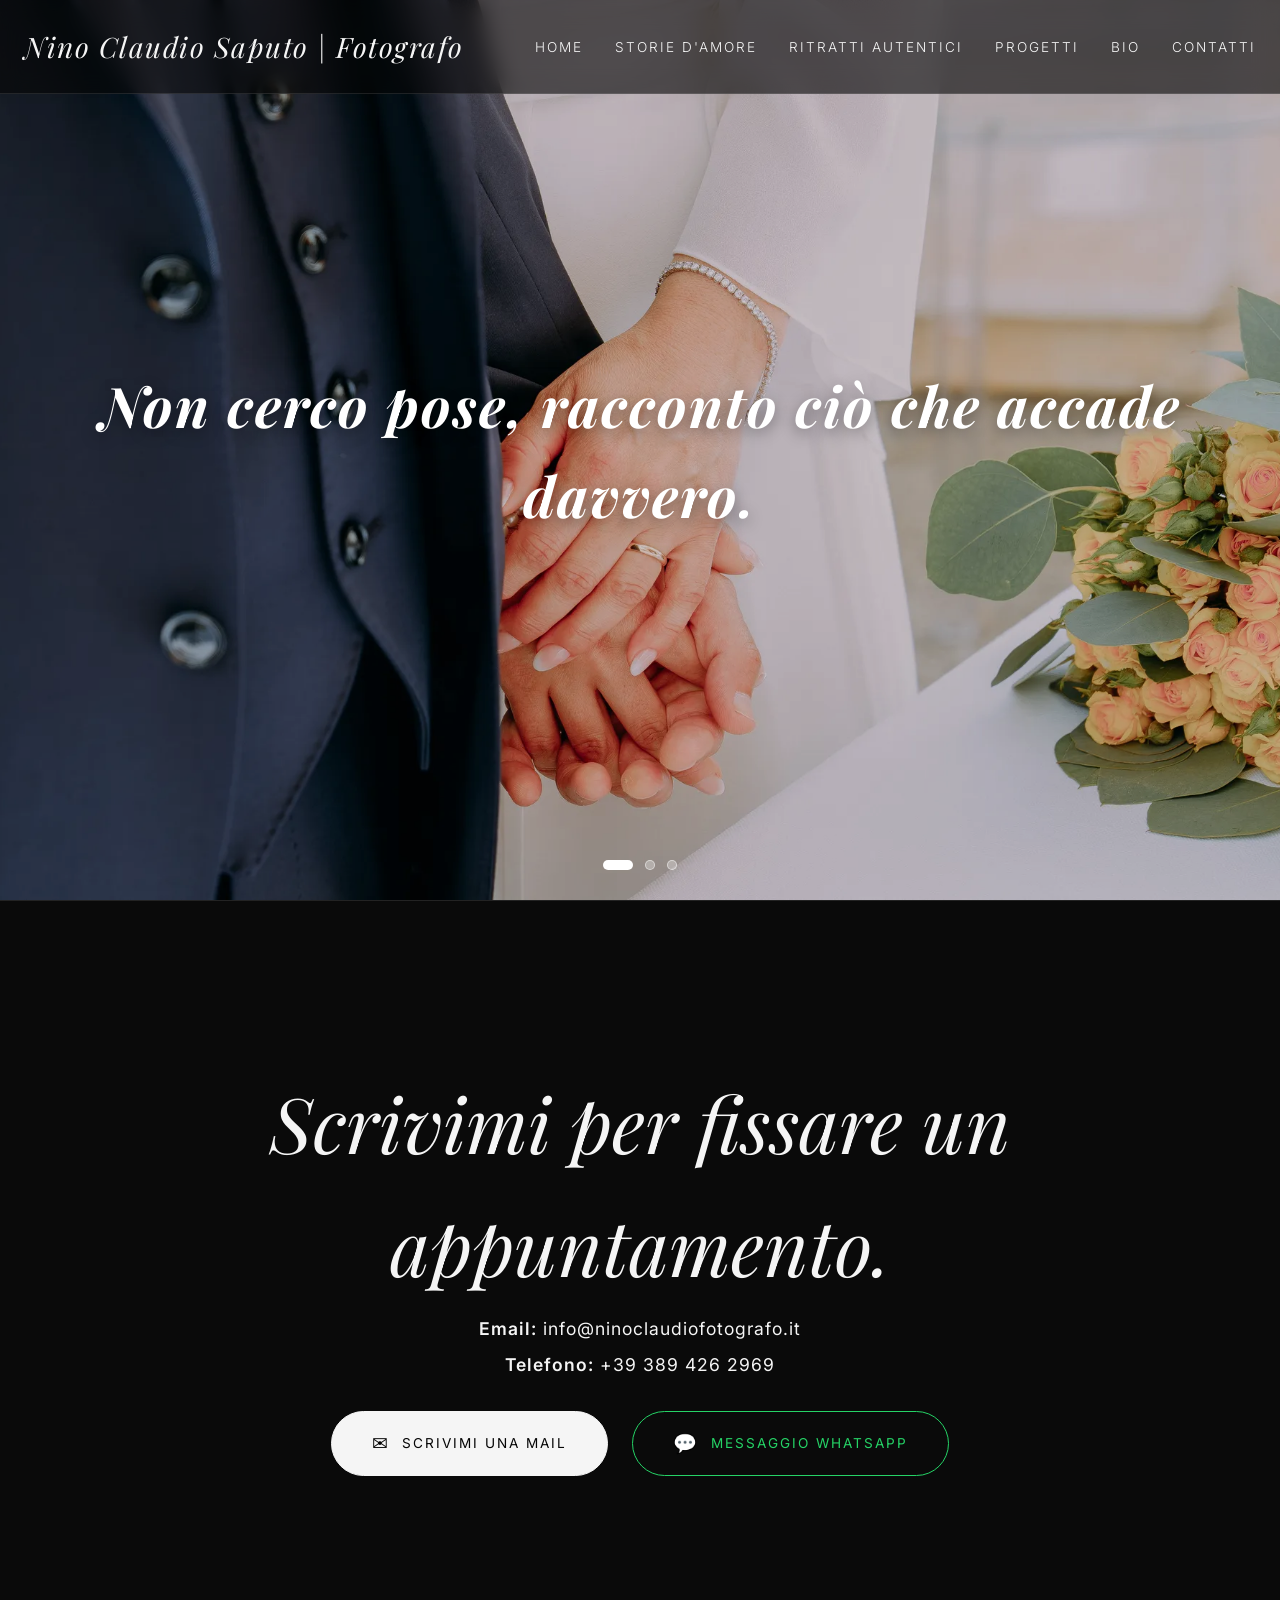
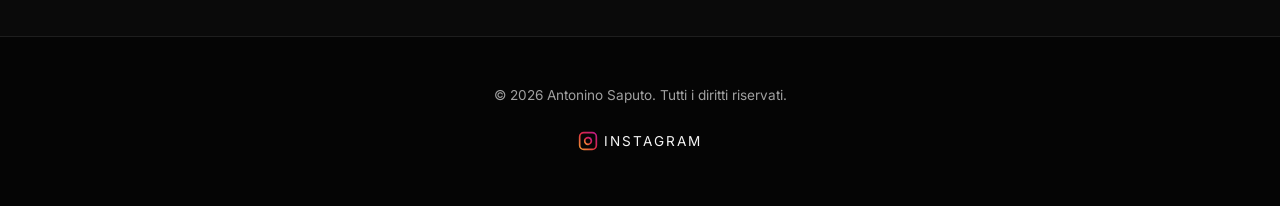
<file: index.html>
<!DOCTYPE html>
<html lang="it">

<head>
    <!-- Google tag (gtag.js) -->
    <script async src="https://www.googletagmanager.com/gtag/js?id=AW-18022249005"></script>
    <script>
        window.dataLayer = window.dataLayer || [];
        function gtag(){dataLayer.push(arguments);}
        gtag('js', new Date());

        gtag('config', 'AW-18022249005');
    </script>
    <meta charset="UTF-8">
    <meta name="viewport" content="width=device-width, initial-scale=1.0">
    <link rel="icon" type="image/x-icon" href="assets/img/favicon.ico">
    <title>Nino Claudio Saputo | Fotografo Matrimoni e Reportage a Palermo</title>
    <meta name="description"
        content="Fotografo professionista a Palermo specializzato in matrimoni in stile reportage. Nino Claudio Saputo racconta le tue emozioni in modo autentico in tutta la Sicilia.">
    <link rel="canonical" href="https://ninoclaudiofotografo.it/">

    <!-- Open Graph / Facebook -->
    <meta property="og:type" content="website">
    <meta property="og:url" content="https://ninoclaudiofotografo.it/">
    <meta property="og:title" content="Nino Claudio Saputo | Fotografo Matrimoni e Reportage a Palermo">
    <meta property="og:description"
        content="Racconto momenti autentici e spontanei attraverso la fotografia di reportage. Specializzato in matrimoni ed eventi a Palermo e provincia.">
    <meta property="og:image" content="https://ninoclaudiofotografo.it/assets/img/home/1.webp">

    <!-- Twitter -->
    <meta property="twitter:card" content="summary_large_image">
    <meta property="twitter:url" content="https://ninoclaudiofotografo.it/">
    <meta property="twitter:title" content="Nino Claudio Saputo | Fotografo Matrimoni e Reportage a Palermo">
    <meta property="twitter:description"
        content="Racconto momenti autentici e spontanei attraverso la fotografia di reportage. Specializzato in matrimoni ed eventi a Palermo e provincia.">
    <meta property="twitter:image" content="https://ninoclaudiofotografo.it/assets/img/home/1.webp">

    <!-- Structured Data -->
    <script type="application/ld+json">
    {
      "@context": "https://schema.org",
      "@type": "PhotographyBusiness",
      "name": "Nino Claudio Saputo Fotografo",
      "image": "https://ninoclaudiofotografo.it/assets/img/home/1.webp",
      "@id": "https://ninoclaudiofotografo.it/",
      "url": "https://ninoclaudiofotografo.it/",
      "telephone": "+393894262969",
      "address": {
        "@type": "PostalAddress",
        "addressLocality": "Palermo",
        "addressRegion": "PA",
        "addressCountry": "IT"
      },
      "geo": {
        "@type": "GeoCoordinates",
        "latitude": 38.1157,
        "longitude": 13.3615
      },
      "openingHoursSpecification": {
        "@type": "OpeningHoursSpecification",
        "dayOfWeek": [
          "Monday",
          "Tuesday",
          "Wednesday",
          "Thursday",
          "Friday",
          "Saturday",
          "Sunday"
        ],
        "opens": "00:00",
        "closes": "23:59"
      },
      "sameAs": [
        "https://www.instagram.com/ninocla__fotografo_palermo"
      ],
      "priceRange": "$$$"
    }
    </script>
    <!-- Fonts & Performance -->
    <link rel="preconnect" href="https://fonts.googleapis.com">
    <link rel="preconnect" href="https://fonts.gstatic.com" crossorigin>
    <link rel="preload" as="style"
        href="https://fonts.googleapis.com/css2?family=Inter:wght@300;400;600&family=Playfair+Display:ital,wght@0,400;0,600;1,400&display=swap">
    <link
        href="https://fonts.googleapis.com/css2?family=Inter:wght@300;400;600&family=Playfair+Display:ital,wght@0,400;0,600;1,400&display=swap"
        rel="stylesheet" media="print" onload="this.media='all'">
    <noscript>
        <link
            href="https://fonts.googleapis.com/css2?family=Inter:wght@300;400;600&family=Playfair+Display:ital,wght@0,400;0,600;1,400&display=swap"
            rel="stylesheet">
    </noscript>

    <!-- CSS -->
    <link rel="stylesheet" href="assets/css/style.css">
</head>

<body data-page="home">

    <!-- Navigazione -->
    <header class="header">
        <div class="container header-content">
            <a href="index.html" class="logo" id="ui-name">Nino Claudio Saputo | Fotografo</a>
            <!-- Populated by JS -->
            <button class="nav-toggle" aria-label="Apri il menu" aria-expanded="false">
                <span class="nav-toggle-icon">
                    <span></span>
                    <span></span>
                </span>
            </button>
            <nav class="nav">
                <ul class="nav-list">
                    <li><a href="index.html" aria-current="page">Home</a></li>
                    <li><a href="love-stories.html">Storie d'amore</a></li>
                    <li><a href="authentic-portraits.html">Ritratti autentici</a></li>
                    <li><a href="projects.html">Progetti</a></li>
                    <li><a href="bio.html">Bio</a></li>
                    <li><a href="#contact">Contatti</a></li>
                </ul>
            </nav>
            <div class="nav-overlay" aria-hidden="true"></div>
        </div>
    </header>

    <main>


        <!-- Home Fullscreen Photos -->
        <div id="home-photos-container">
            <!-- Javascript inietterà qui le foto a tutto schermo -->
        </div>

        <!-- Contatti -->
        <section class="contact-section" id="contact">
            <div class="container">
                <div class="contact-content">
                    <h2 class="section-title">Scrivimi per fissare un appuntamento.</h2>

                    <div class="contact-info" style="margin-bottom: 2rem; font-size: 1.1rem;">
                        <p style="margin-bottom: 0.5rem;"><strong style="font-weight:600;">Email:</strong> <a href="#"
                                id="text-email"></a></p>
                        <p><strong style="font-weight:600;">Telefono:</strong> <a href="#" id="text-phone"></a></p>
                    </div>

                    <div class="contact-buttons">
                        <a href="#" class="btn btn-primary" id="btn-mail">
                            <span class="icon">&#9993;</span> Scrivimi una Mail
                        </a>
                        <a href="#" class="btn btn-whatsapp" id="btn-whatsapp">
                            <span class="icon">&#128172;</span> Messaggio WhatsApp
                        </a>
                    </div>
                </div>
            </div>
        </section>
    </main>

    <!-- Footer -->
    <footer class="footer">
        <div class="container footer-content">
            <p>&copy; <span id="current-year"></span> Antonino Saputo. Tutti i diritti riservati.</p>
            <div class="social-links">
                <a href="#" id="link-instagram" target="_blank" rel="noopener noreferrer"
                    style="display:inline-flex; align-items:center; gap:6px;">
                    <svg xmlns="http://www.w3.org/2000/svg" width="20" height="20" viewBox="0 0 24 24" fill="none"
                        stroke="url(#ig-grad)" stroke-width="2" stroke-linecap="round" stroke-linejoin="round">
                        <defs>
                            <linearGradient id="ig-grad" x1="0%" y1="100%" x2="100%" y2="0%">
                                <stop offset="0%" stop-color="#f09433" />
                                <stop offset="25%" stop-color="#e6683c" />
                                <stop offset="50%" stop-color="#dc2743" />
                                <stop offset="75%" stop-color="#cc2366" />
                                <stop offset="100%" stop-color="#bc1888" />
                            </linearGradient>
                        </defs>
                        <rect x="2" y="2" width="20" height="20" rx="5" ry="5"></rect>
                        <path d="M16 11.37A4 4 0 1 1 12.63 8 4 4 0 0 1 16 11.37z"></path>
                        <line x1="17.5" y1="6.5" x2="17.51" y2="6.5"></line>
                    </svg>
                    Instagram
                </a>
            </div>
        </div>
    </footer>

    <!-- Lightbox Modal -->
    <div id="lightbox" class="lightbox">
        <span class="lightbox-close">&times;</span>
        <button class="lightbox-prev" aria-label="Foto precedente">&#10094;</button>
        <button class="lightbox-next" aria-label="Foto successiva">&#10095;</button>
        <img class="lightbox-content" id="lightbox-img" alt="Immagine ingrandita">
    </div>

    <!-- App Scripts -->
    <script src="config/site-content.js"></script>
    <script src="config/site-data.js"></script>
    <script src="assets/js/app.js"></script>
</body>

</html>
</file>
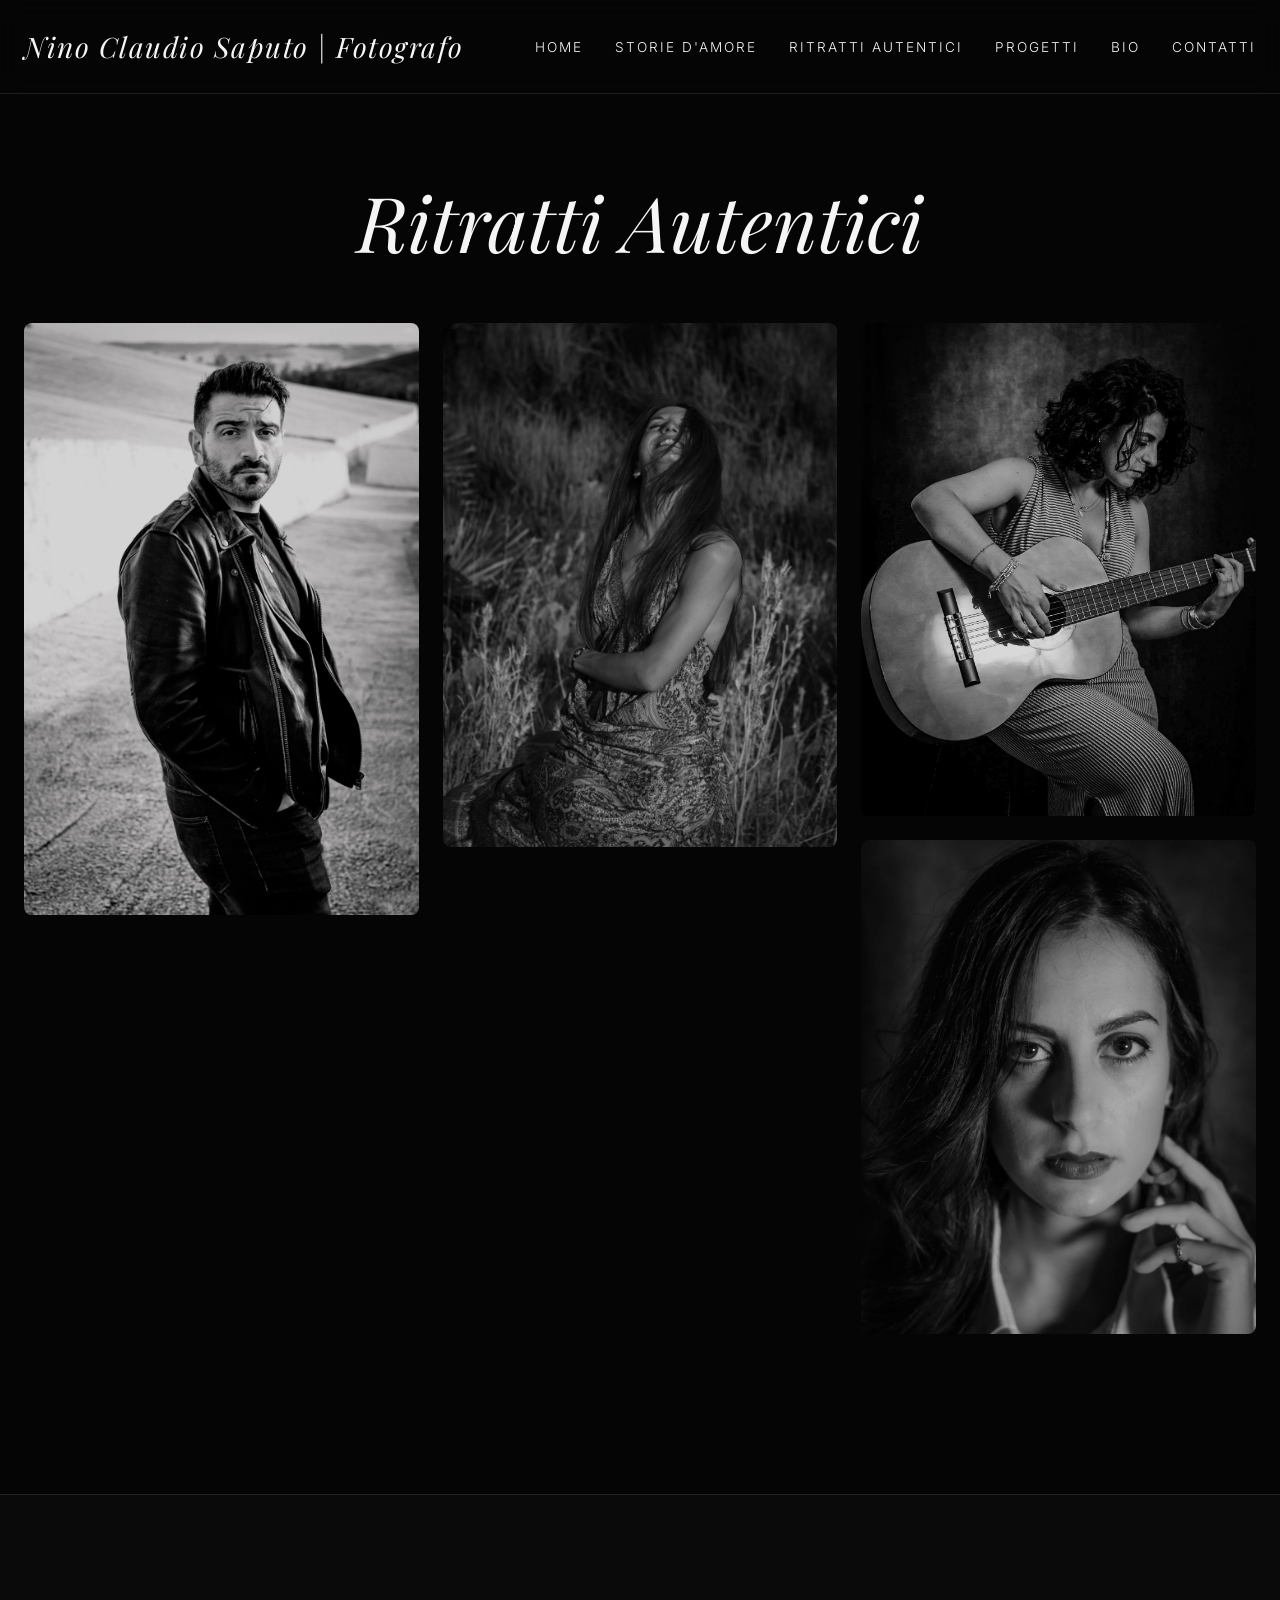
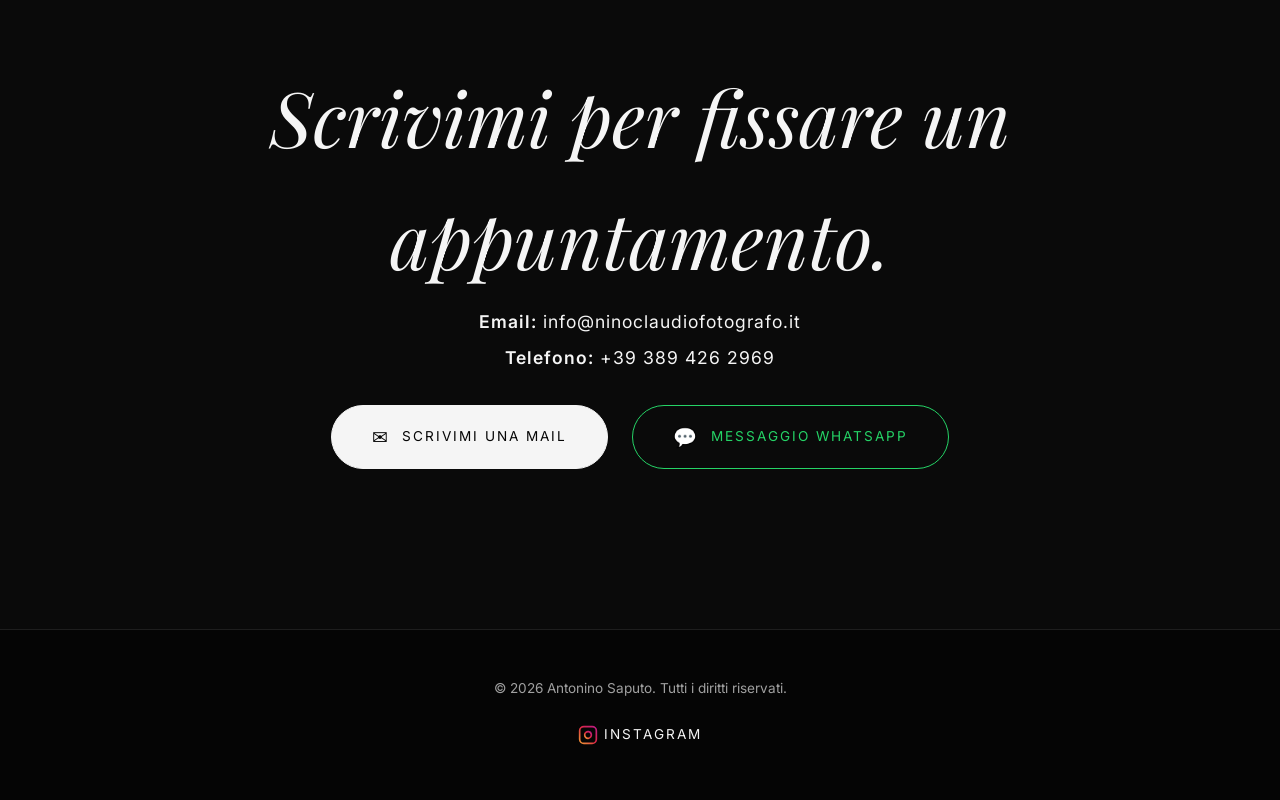
<file: authentic-portraits.html>
<!DOCTYPE html>
<html lang="it">

<head>
    <!-- Google tag (gtag.js) -->
    <script async src="https://www.googletagmanager.com/gtag/js?id=AW-18022249005"></script>
    <script>
        window.dataLayer = window.dataLayer || [];
        function gtag(){dataLayer.push(arguments);}
        gtag('js', new Date());

        gtag('config', 'AW-18022249005');
    </script>
    <meta charset="UTF-8">
    <meta name="viewport" content="width=device-width, initial-scale=1.0">
    <link rel="icon" type="image/x-icon" href="assets/img/favicon.ico">
    <title>Ritratti Autentici | Fotografia di Ritratto a Palermo | Nino Claudio Saputo</title>
    <meta name="description"
        content="Ritratti che raccontano chi sei. Fotografia di ritratto autentica e naturale a Palermo, ideale per personal branding e ricordi personali.">
    <link rel="canonical" href="https://ninoclaudiofotografo.it/authentic-portraits.html">

    <!-- Open Graph / Facebook -->
    <meta property="og:type" content="website">
    <meta property="og:url" content="https://ninoclaudiofotografo.it/authentic-portraits.html">
    <meta property="og:title" content="Ritratti Autentici | Fotografia di Ritratto a Palermo | Nino Claudio Saputo">
    <meta property="og:description"
        content="Catturo l'essenza delle persone attraverso ritratti spontanei. Servizi fotografici professionali a Palermo.">
    <meta property="og:image" content="https://ninoclaudiofotografo.it/assets/img/authentic-portraits/Ritratti%20Autentici/DSF2648.webp">

    <!-- Twitter -->
    <meta property="twitter:card" content="summary_large_image">
    <meta property="twitter:url" content="https://ninoclaudiofotografo.it/authentic-portraits.html">
    <meta property="twitter:title" content="Ritratti Autentici | Fotografia di Ritratto a Palermo | Nino Claudio Saputo">
    <meta property="twitter:description"
        content="Catturo l'essenza delle persone attraverso ritratti spontanei. Servizi fotografici professionali a Palermo.">
    <meta property="twitter:image" content="https://ninoclaudiofotografo.it/assets/img/authentic-portraits/Ritratti%20Autentici/DSF2648.webp">
    <link rel="preconnect" href="https://fonts.googleapis.com">
    <link rel="preconnect" href="https://fonts.gstatic.com" crossorigin>
    <link rel="preload" as="style"
        href="https://fonts.googleapis.com/css2?family=Inter:wght@300;400;600&family=Playfair+Display:ital,wght@0,400;0,600;1,400&display=swap">
    <link
        href="https://fonts.googleapis.com/css2?family=Inter:wght@300;400;600&family=Playfair+Display:ital,wght@0,400;0,600;1,400&display=swap"
        rel="stylesheet" media="print" onload="this.media='all'">
    <noscript>
        <link
            href="https://fonts.googleapis.com/css2?family=Inter:wght@300;400;600&family=Playfair+Display:ital,wght@0,400;0,600;1,400&display=swap"
            rel="stylesheet">
    </noscript>
    <link rel="stylesheet" href="assets/css/style.css">
</head>

<body data-page="authentic-portraits">
    <header class="header">
        <div class="container header-content">
            <a href="index.html" class="logo" id="ui-name">Nino Claudio Saputo | Fotografo</a>
            <button class="nav-toggle" aria-label="Apri il menu" aria-expanded="false">
                <span class="nav-toggle-icon">
                    <span></span>
                    <span></span>
                </span>
            </button>
            <nav class="nav">
                <ul class="nav-list">
                    <li><a href="index.html">Home</a></li>
                    <li><a href="love-stories.html">Storie d'amore</a></li>
                    <li><a href="authentic-portraits.html" aria-current="page">Ritratti autentici</a></li>
                    <li><a href="projects.html">Progetti</a></li>
                    <li><a href="bio.html">Bio</a></li>
                    <li><a href="#contact">Contatti</a></li>
                </ul>
            </nav>
            <div class="nav-overlay" aria-hidden="true"></div>
        </div>
    </header>

    <main>
        <div id="authentic-portraits-sections">
            <section class="gallery-section">
                <div class="container">
                    <p class="section-subtitle">Caricamento delle categorie in corso...</p>
                </div>
            </section>
        </div>

        <section class="contact-section" id="contact">
            <div class="container">
                <div class="contact-content">
                    <h2 class="section-title">Scrivimi per fissare un appuntamento.</h2>
                    <div class="contact-info" style="margin-bottom: 2rem; font-size: 1.1rem;">
                        <p style="margin-bottom: 0.5rem;"><strong style="font-weight:600;">Email:</strong> <a href="#"
                                id="text-email"></a></p>
                        <p><strong style="font-weight:600;">Telefono:</strong> <a href="#" id="text-phone"></a></p>
                    </div>

                    <div class="contact-buttons">
                        <a href="#" class="btn btn-primary" id="btn-mail">
                            <span class="icon">&#9993;</span> Scrivimi una Mail
                        </a>
                        <a href="#" class="btn btn-whatsapp" id="btn-whatsapp">
                            <span class="icon">&#128172;</span> Messaggio WhatsApp
                        </a>
                    </div>
                </div>
            </div>
        </section>
    </main>

    <!-- Footer -->
    <footer class="footer">
        <div class="container footer-content">
            <p>&copy; <span id="current-year"></span> Antonino Saputo. Tutti i diritti riservati.</p>
            <div class="social-links">
                <a href="#" id="link-instagram" target="_blank" rel="noopener noreferrer"
                    style="display:inline-flex; align-items:center; gap:6px;">
                    <svg xmlns="http://www.w3.org/2000/svg" width="20" height="20" viewBox="0 0 24 24" fill="none"
                        stroke="url(#ig-grad)" stroke-width="2" stroke-linecap="round" stroke-linejoin="round">
                        <defs>
                            <linearGradient id="ig-grad" x1="0%" y1="100%" x2="100%" y2="0%">
                                <stop offset="0%" stop-color="#f09433" />
                                <stop offset="25%" stop-color="#e6683c" />
                                <stop offset="50%" stop-color="#dc2743" />
                                <stop offset="75%" stop-color="#cc2366" />
                                <stop offset="100%" stop-color="#bc1888" />
                            </linearGradient>
                        </defs>
                        <rect x="2" y="2" width="20" height="20" rx="5" ry="5"></rect>
                        <path d="M16 11.37A4 4 0 1 1 12.63 8 4 4 0 0 1 16 11.37z"></path>
                        <line x1="17.5" y1="6.5" x2="17.51" y2="6.5"></line>
                    </svg>
                    Instagram
                </a>
            </div>
        </div>
    </footer>

    <div id="lightbox" class="lightbox">
        <span class="lightbox-close">&times;</span>
        <button class="lightbox-prev" aria-label="Foto precedente">&#10094;</button>
        <button class="lightbox-next" aria-label="Foto successiva">&#10095;</button>
        <img class="lightbox-content" id="lightbox-img" alt="Immagine ingrandita">
    </div>

    <script src="config/site-content.js"></script>
    <script src="config/site-data.js"></script>
    <script src="assets/js/app.js"></script>
</body>

</html>
</file>
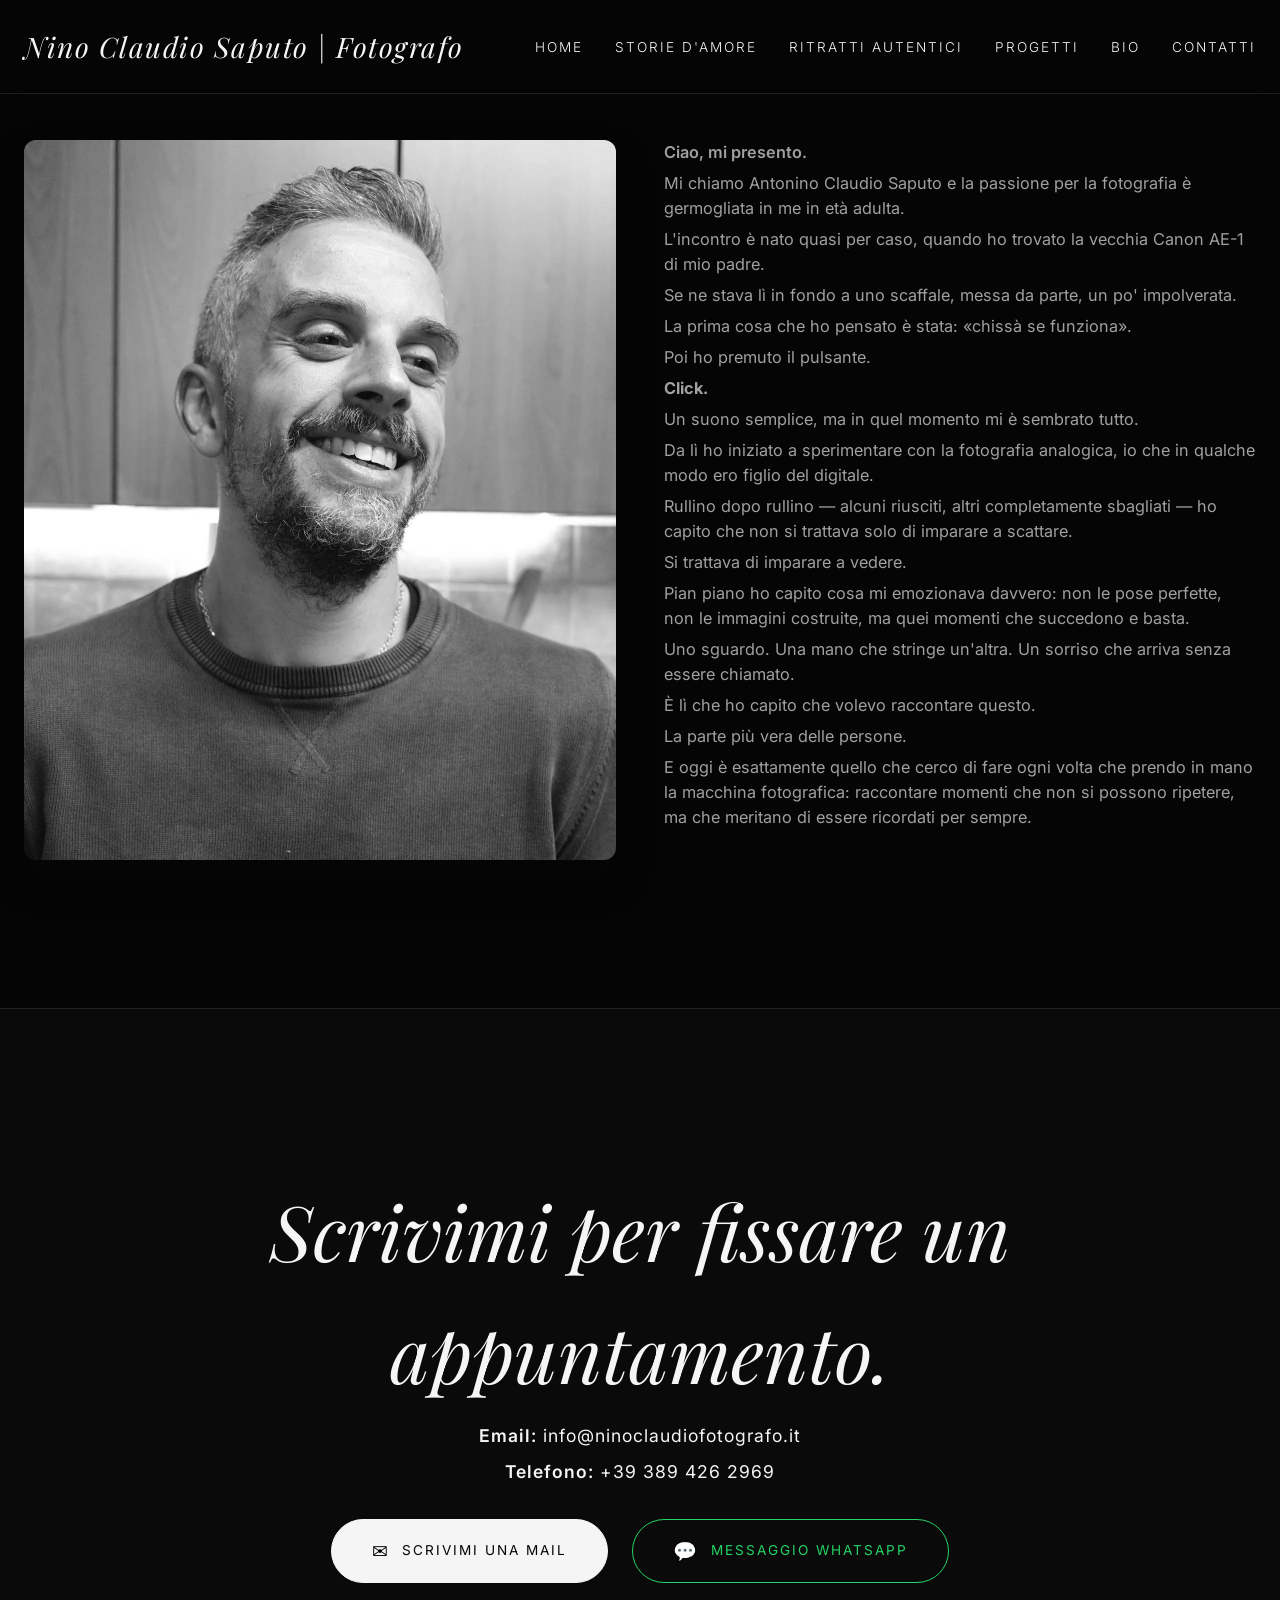
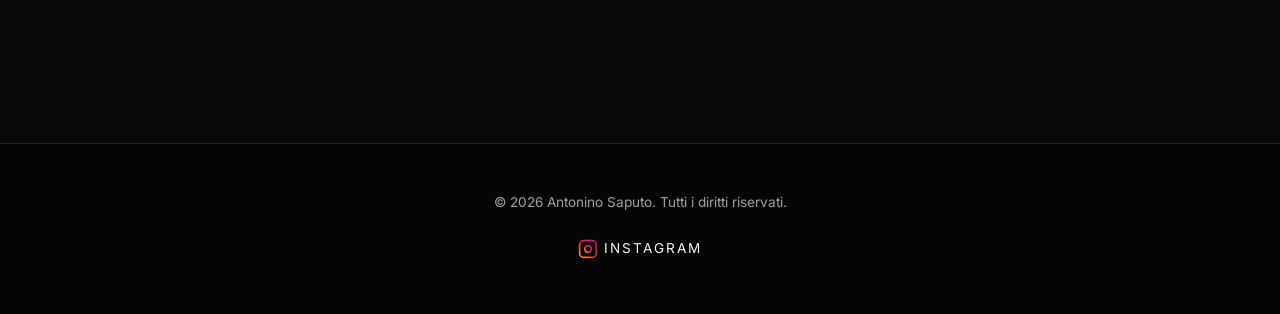
<file: bio.html>
<!DOCTYPE html>
<html lang="it">

<head>
    <!-- Google tag (gtag.js) -->
    <script async src="https://www.googletagmanager.com/gtag/js?id=AW-18022249005"></script>
    <script>
        window.dataLayer = window.dataLayer || [];
        function gtag(){dataLayer.push(arguments);}
        gtag('js', new Date());

        gtag('config', 'AW-18022249005');
    </script>
    <meta charset="UTF-8">
    <meta name="viewport" content="width=device-width, initial-scale=1.0">
    <link rel="icon" type="image/x-icon" href="assets/img/favicon.ico">
    <title>Nino Claudio Saputo | Fotografo Professionista a Palermo | Bio</title>
    <meta name="description"
        content="Scopri la storia e la visione di Nino Claudio Saputo, fotografo di reportage a Palermo. Dalla vecchia Canon AE-1 di suo padre al racconto delle emozioni vere.">
    <link rel="canonical" href="https://ninoclaudiofotografo.it/bio.html">

    <!-- Open Graph / Facebook -->
    <meta property="og:type" content="profile">
    <meta property="og:url" content="https://ninoclaudiofotografo.it/bio.html">
    <meta property="og:title" content="Nino Claudio Saputo | Fotografo Professionista a Palermo | Bio">
    <meta property="og:description"
        content="La storia e l'approccio fotografico di Nino Claudio Saputo. Fotografia autentica e spontanea a Palermo.">
    <meta property="og:image" content="https://ninoclaudiofotografo.it/assets/img/bio/1.webp">

    <!-- Twitter -->
    <meta property="twitter:card" content="summary_large_image">
    <meta property="twitter:url" content="https://ninoclaudiofotografo.it/bio.html">
    <meta property="twitter:title" content="Nino Claudio Saputo | Fotografo Professionista a Palermo | Bio">
    <meta property="twitter:description"
        content="La storia e l'approccio fotografico di Nino Claudio Saputo. Fotografia autentica e spontanea a Palermo.">
    <meta property="twitter:image" content="https://ninoclaudiofotografo.it/assets/img/bio/1.webp">

    <!-- Structured Data -->
    <script type="application/ld+json">
    {
      "@context": "https://schema.org",
      "@type": "Person",
      "name": "Nino Claudio Saputo",
      "jobTitle": "Fotografo Professionista",
      "url": "https://ninoclaudiofotografo.it/bio.html",
      "image": "https://ninoclaudiofotografo.it/assets/img/bio/1.webp",
      "sameAs": [
        "https://www.instagram.com/ninocla__fotografo_palermo"
      ],
      "address": {
        "@type": "PostalAddress",
        "addressLocality": "Palermo",
        "addressRegion": "PA",
        "addressCountry": "IT"
      }
    }
    </script>
    <!-- Fonts & Performance -->
    <link rel="preconnect" href="https://fonts.googleapis.com">
    <link rel="preconnect" href="https://fonts.gstatic.com" crossorigin>
    <link rel="preload" as="style"
        href="https://fonts.googleapis.com/css2?family=Inter:wght@300;400;600&family=Playfair+Display:ital,wght@0,400;0,600;1,400&display=swap">
    <link
        href="https://fonts.googleapis.com/css2?family=Inter:wght@300;400;600&family=Playfair+Display:ital,wght@0,400;0,600;1,400&display=swap"
        rel="stylesheet" media="print" onload="this.media='all'">
    <noscript>
        <link
            href="https://fonts.googleapis.com/css2?family=Inter:wght@300;400;600&family=Playfair+Display:ital,wght@0,400;0,600;1,400&display=swap"
            rel="stylesheet">
    </noscript>

    <!-- CSS -->
    <link rel="stylesheet" href="assets/css/style.css">
</head>

<body data-page="bio">

    <!-- Navigazione -->
    <header class="header">
        <div class="container header-content">
            <a href="index.html" class="logo" id="ui-name">Nino Claudio Saputo | Fotografo</a>
            <button class="nav-toggle" aria-label="Apri il menu" aria-expanded="false">
                <span class="nav-toggle-icon">
                    <span></span>
                    <span></span>
                </span>
            </button>
            <nav class="nav">
                <ul class="nav-list">
                    <li><a href="index.html">Home</a></li>
                    <li><a href="love-stories.html">Storie d'amore</a></li>
                    <li><a href="authentic-portraits.html">Ritratti autentici</a></li>
                    <li><a href="projects.html">Progetti</a></li>
                    <li><a href="bio.html" aria-current="page">Bio</a></li>
                    <li><a href="#contact">Contatti</a></li>
                </ul>
            </nav>
            <div class="nav-overlay" aria-hidden="true"></div>
        </div>
    </header>

    <main>
        <!-- Intro Bio -->
        <section class="hero hero--bio" id="hero">
            <div class="container">
                <div class="hero-bio">
                    <div class="hero-bio-photo">
                        <img id="bio-hero-photo" src="" alt="Antonino Claudio Saputo" loading="eager">
                    </div>
                    <div class="hero-bio-content">
                        <p>Ciao, mi presento.</p>
                        <p>Mi chiamo Antonino Claudio Saputo e la passione per la fotografia è germogliata in me in età
                            adulta.</p>
                        <p>L'incontro è nato quasi per caso, quando ho trovato la vecchia Canon AE-1 di mio padre.</p>
                        <p>Se ne stava lì in fondo a uno scaffale, messa da parte, un po' impolverata.</p>
                        <p>La prima cosa che ho pensato è stata: «chissà se funziona».</p>
                        <p>Poi ho premuto il pulsante.</p>
                        <p><strong>Click.</strong></p>
                        <p>Un suono semplice, ma in quel momento mi è sembrato tutto.</p>
                        <p>Da lì ho iniziato a sperimentare con la fotografia analogica, io che in qualche modo ero
                            figlio del digitale.</p>
                        <p>Rullino dopo rullino — alcuni riusciti, altri completamente sbagliati — ho capito che non si
                            trattava solo di imparare a scattare.</p>
                        <p>Si trattava di imparare a vedere.</p>
                        <p>Pian piano ho capito cosa mi emozionava davvero: non le pose perfette, non le immagini
                            costruite, ma quei momenti che succedono e basta.</p>
                        <p>Uno sguardo. Una mano che stringe un'altra. Un sorriso che arriva senza essere chiamato.</p>
                        <p>È lì che ho capito che volevo raccontare questo.</p>
                        <p>La parte più vera delle persone.</p>
                        <p>E oggi è esattamente quello che cerco di fare ogni volta che prendo in mano la macchina
                            fotografica: raccontare momenti che non si possono ripetere, ma che meritano di essere
                            ricordati per sempre.</p>
                    </div>
                </div>
            </div>
        </section>

        <!-- Contatti -->
        <section class="contact-section" id="contact">
            <div class="container">
                <div class="contact-content">
                    <h2 class="section-title">Scrivimi per fissare un appuntamento.</h2>

                    <div class="contact-info" style="margin-bottom: 2rem; font-size: 1.1rem;">
                        <p style="margin-bottom: 0.5rem;"><strong style="font-weight:600;">Email:</strong> <a href="#"
                                id="text-email"></a></p>
                        <p><strong style="font-weight:600;">Telefono:</strong> <a href="#" id="text-phone"></a></p>
                    </div>

                    <div class="contact-buttons">
                        <a href="#" class="btn btn-primary" id="btn-mail">
                            <span class="icon">&#9993;</span> Scrivimi una Mail
                        </a>
                        <a href="#" class="btn btn-whatsapp" id="btn-whatsapp">
                            <span class="icon">&#128172;</span> Messaggio WhatsApp
                        </a>
                    </div>
                </div>
            </div>
        </section>
    </main>

    <!-- Footer -->
    <footer class="footer">
        <div class="container footer-content">
            <p>&copy; <span id="current-year"></span> Antonino Saputo. Tutti i diritti riservati.</p>
            <div class="social-links">
                <a href="#" id="link-instagram" target="_blank" rel="noopener noreferrer"
                    style="display:inline-flex; align-items:center; gap:6px;">
                    <svg xmlns="http://www.w3.org/2000/svg" width="20" height="20" viewBox="0 0 24 24" fill="none"
                        stroke="url(#ig-grad)" stroke-width="2" stroke-linecap="round" stroke-linejoin="round">
                        <defs>
                            <linearGradient id="ig-grad" x1="0%" y1="100%" x2="100%" y2="0%">
                                <stop offset="0%" stop-color="#f09433" />
                                <stop offset="25%" stop-color="#e6683c" />
                                <stop offset="50%" stop-color="#dc2743" />
                                <stop offset="75%" stop-color="#cc2366" />
                                <stop offset="100%" stop-color="#bc1888" />
                            </linearGradient>
                        </defs>
                        <rect x="2" y="2" width="20" height="20" rx="5" ry="5"></rect>
                        <path d="M16 11.37A4 4 0 1 1 12.63 8 4 4 0 0 1 16 11.37z"></path>
                        <line x1="17.5" y1="6.5" x2="17.51" y2="6.5"></line>
                    </svg>
                    Instagram
                </a>
            </div>
        </div>
    </footer>

    <!-- App Scripts -->
    <script src="config/site-content.js"></script>
    <script src="config/site-data.js"></script>
    <script src="assets/js/app.js"></script>
</body>

</html>
</file>
<file: assets/css/style.css>
/* Reset and Base Styles */
:root {
    --bg-color: #050505;
    --surface-color: #0a0a0a;
    --text-color: #f5f5f5;
    --text-muted: #a0a0a0;
    --accent-color: #f0f0f0;
    --border-color: rgba(255, 255, 255, 0.1);
    --font-heading: 'Playfair Display', serif;
    --font-body: 'Inter', sans-serif;

    --container-max: 1400px;
    --spacing-sm: 1rem;
    --spacing-md: 2.5rem;
    --spacing-lg: 5rem;
    --spacing-xl: 10rem;
    --transition-smooth: 0.5s cubic-bezier(0.25, 1, 0.5, 1);
}

* {
    margin: 0;
    padding: 0;
    box-sizing: border-box;
}

html {
    scroll-behavior: smooth;
}

body {
    font-family: var(--font-body);
    background-color: var(--bg-color);
    color: var(--text-color);
    line-height: 1.6;
    -webkit-font-smoothing: antialiased;
    overflow-x: hidden;
}

body.nav-open {
    overflow: hidden;
}

.container {
    width: 100%;
    max-width: var(--container-max);
    margin: 0 auto;
    padding: 0 1.5rem;
}

a {
    color: inherit;
    text-decoration: none;
    transition: color 0.3s ease, opacity 0.3s ease;
}

a:hover {
    color: var(--text-muted);
}

/* Header (Glassmorphism) */
.header {
    padding: 1.5rem 0;
    position: fixed;
    top: 0;
    width: 100%;
    background: rgba(5, 5, 5, 0.6);
    backdrop-filter: blur(12px);
    -webkit-backdrop-filter: blur(12px);
    z-index: 100;
    border-bottom: 1px solid var(--border-color);
    transition: padding 0.3s ease, background 0.3s ease;
}

.header.scrolled {
    padding: 1rem 0;
    background: rgba(5, 5, 5, 0.9);
}

.header-content {
    display: flex;
    justify-content: space-between;
    align-items: center;
}

.logo {
    font-family: var(--font-heading);
    font-size: clamp(1.5rem, 2.2vw, 2.4rem);
    font-weight: 400;
    letter-spacing: 1.5px;
    font-style: italic;
}

.nav-list {
    list-style: none;
    display: flex;
    gap: 2rem;
}

.nav-list a {
    font-size: 0.85rem;
    text-transform: uppercase;
    letter-spacing: 2px;
    font-weight: 300;
}

.nav-dropdown {
    position: relative;
}

.nav-dropdown-toggle {
    background: none;
    border: 1px solid transparent;
    color: var(--text-color);
    font-size: 0.85rem;
    text-transform: uppercase;
    letter-spacing: 2px;
    font-weight: 300;
    display: inline-flex;
    align-items: center;
    gap: 0.3rem;
    cursor: pointer;
    padding: 0.15rem 0;
}

.nav-dropdown-toggle:focus-visible {
    outline: none;
    border-color: var(--border-color);
}

.nav-dropdown-caret {
    font-size: 0.7rem;
    transition: transform 0.2s ease;
}

.nav-dropdown.open .nav-dropdown-caret {
    transform: rotate(180deg);
}

.nav-dropdown-menu {
    position: absolute;
    top: 140%;
    left: 50%;
    transform: translateX(-50%) translateY(-5px);
    background: rgba(5, 5, 5, 0.95);
    border: 1px solid var(--border-color);
    border-radius: 8px;
    padding: 0.75rem 1rem;
    min-width: 220px;
    box-shadow: 0 20px 40px rgba(0, 0, 0, 0.45);
    opacity: 0;
    visibility: hidden;
    transition: opacity 0.2s ease, transform 0.2s ease;
    backdrop-filter: blur(8px);
    -webkit-backdrop-filter: blur(8px);
    display: flex;
    flex-direction: column;
    gap: 0.5rem;
    z-index: 200;
}

.nav-dropdown-menu li {
    list-style: none;
}

.nav-dropdown-menu a {
    font-size: 0.8rem;
    letter-spacing: 1px;
}

.nav-dropdown.open .nav-dropdown-menu {
    opacity: 1;
    visibility: visible;
    transform: translateX(-50%) translateY(0);
}

.nav-toggle {
    display: none;
    border: 1px solid var(--border-color);
    border-radius: 999px;
    padding: 0.5rem 1.25rem;
    background: rgba(5, 5, 5, 0.65);
    color: var(--text-color);
    font-size: 0.75rem;
    letter-spacing: 2px;
    text-transform: uppercase;
    cursor: pointer;
    transition: background 0.3s ease, border-color 0.3s ease;
    gap: 0.5rem;
}

.nav-toggle::after {
    content: "Menu";
}

.nav-toggle-icon {
    display: inline-flex;
    flex-direction: column;
    justify-content: center;
    gap: 3px;
    margin-left: 0.5rem;
}

.nav-toggle-icon span {
    width: 16px;
    height: 2px;
    background: currentColor;
    display: block;
    transition: transform 0.3s ease, opacity 0.3s ease;
}

body.nav-open .nav-toggle-icon span:nth-child(1) {
    transform: translateY(2px) rotate(45deg);
}

body.nav-open .nav-toggle-icon span:nth-child(2) {
    transform: translateY(-2px) rotate(-45deg);
}

.nav-overlay {
    position: fixed;
    inset: 0;
    background: rgba(0, 0, 0, 0.65);
    opacity: 0;
    pointer-events: none;
    transition: opacity 0.3s ease;
    z-index: 90;
}

body.nav-open .nav-overlay {
    opacity: 1;
    pointer-events: auto;
}

/* Typography */
.section-title {
    font-family: var(--font-heading);
    font-size: clamp(3rem, 6vw, 5rem);
    font-weight: 400;
    margin-bottom: 0.5rem;
    text-align: center;
    font-style: italic;
    color: var(--text-color);
}

.section-subtitle {
    text-align: center;
    font-size: 0.9rem;
    text-transform: uppercase;
    letter-spacing: 4px;
    color: var(--text-muted);
    margin-bottom: var(--spacing-lg);
}

/* Base Styles for Animations */
.reveal {
    opacity: 0;
    transform: translateY(40px);
    transition: opacity 1s ease-out, transform 1s ease-out;
}

.reveal.active {
    opacity: 1;
    transform: translateY(0);
}

/* Hero Section */
.hero {
    min-height: 100vh;
    padding-top: 100px;
    /* offset for fixed header */
    display: flex;
    align-items: center;
    padding-bottom: var(--spacing-lg);
}

.hero-grid {
    display: grid;
    grid-template-columns: repeat(12, 1fr);
    grid-template-rows: repeat(2, 40vh);
    gap: 1rem;
    width: 100%;
}

.hero-item {
    position: relative;
    overflow: hidden;
    border-radius: 8px;
}

.hero-item img {
    width: 100%;
    height: 100%;
    object-fit: cover;
    transition: transform 0.8s cubic-bezier(0.25, 1, 0.5, 1), filter 0.5s ease;
    filter: brightness(0.7);
}

.hero-item:hover img {
    transform: scale(1.05);
    filter: brightness(1);
}

/* Dramatic layout */
.hero-item:nth-child(1) {
    grid-column: 1 / 8;
    grid-row: 1 / 3;
}

.hero-item:nth-child(2) {
    grid-column: 8 / 13;
    grid-row: 1 / 2;
}

.hero-item:nth-child(3) {
    grid-column: 8 / 13;
    grid-row: 2 / 3;
}

.hero-copy {
    grid-column: 1 / -1;
    text-align: center;
    max-width: 760px;
    margin: 0 auto;
}

.hero-copy p {
    font-size: 1.1rem;
    color: var(--text-muted);
    margin-top: 1rem;
}

.hero--bio {
    min-height: auto;
    padding-top: 140px;
    padding-bottom: 140px;
}

/* Home Hero Carousel */
.home-hero-carousel {
    position: relative;
    width: 100%;
    height: 100vh;
    overflow: hidden;
    background-color: #000;
}

.carousel-inner {
    width: 100%;
    height: 100%;
    position: relative;
}

.carousel-slide {
    position: absolute;
    inset: 0;
    opacity: 0;
    transition: opacity 1s ease-in-out, transform 1.2s ease-out;
    z-index: 1;
    transform: scale(1.05);
}

.carousel-slide.active {
    opacity: 1;
    z-index: 2;
    transform: scale(1);
}

.carousel-slide img {
    width: 100%;
    height: 100%;
    object-fit: cover;
}

.carousel-overlay {
    position: absolute;
    inset: 0;
    background: rgba(0, 0, 0, 0.2);
    display: flex;
    justify-content: center;
    align-items: center;
    padding: 2rem;
    z-index: 10;
}

.carousel-text {
    font-family: var(--font-heading);
    font-size: clamp(1.8rem, 5vw, 3.5rem);
    color: white;
    text-align: center;
    font-style: italic;
    text-shadow: 0 4px 15px rgba(0, 0, 0, 0.4);
    letter-spacing: 2px;
    opacity: 0;
    transform: translateY(20px);
    transition: all 0.8s ease-out 0.5s;
}

.carousel-slide.active .carousel-text {
    opacity: 1;
    transform: translateY(0);
}

.carousel-dots {
    position: absolute;
    bottom: 30px;
    left: 50%;
    transform: translateX(-50%);
    display: flex;
    gap: 12px;
    z-index: 20;
}

.carousel-dot {
    width: 10px;
    height: 10px;
    border-radius: 50%;
    background: rgba(255, 255, 255, 0.3);
    border: 1px solid rgba(255, 255, 255, 0.5);
    cursor: pointer;
    transition: all 0.3s ease;
}

.carousel-dot.active {
    background: white;
    width: 30px;
    border-radius: 5px;
}

.hero-bio {
    display: flex;
    gap: 3rem;
    align-items: stretch;
}

.hero-bio-photo,
.hero-bio-content {
    flex: 1;
}

.hero-bio-photo img {
    width: 100%;
    height: 100%;
    max-height: 720px;
    object-fit: cover;
    object-position: top center;
    border-radius: 12px;
    box-shadow: 0 20px 45px rgba(10, 10, 10, 0.2);
}

.hero-bio-content {
    font-size: 1.02rem;
    line-height: 1.55;
    color: var(--text-muted);
    display: flex;
    flex-direction: column;
    gap: 0.35rem;
}

.hero-bio-content p:first-child {
    font-weight: 600;
    color: var(--text-primary);
}

.my-works-section-header {
    text-align: center;
    margin-bottom: var(--spacing-md);
}

/* Gallery Section (Masonry) */
.gallery-section {
    padding: var(--spacing-xl) 0;
}

.carousel-wrapper {
    position: relative;
}

.carousel-nav {
    position: absolute;
    top: 50%;
    transform: translateY(-50%);
    border: none;
    background: rgba(5, 5, 5, 0.85);
    color: #fff;
    width: 2.5rem;
    height: 2.5rem;
    border-radius: 999px;
    display: none;
    align-items: center;
    justify-content: center;
    cursor: pointer;
    z-index: 5;
}

.carousel-nav--prev {
    left: 0.5rem;
}

.carousel-nav--next {
    right: 0.5rem;
}

.gallery-section--compact {
    padding-top: 2rem;
}

.section-subtitle--highlight {
    text-align: center;
    text-transform: uppercase;
    letter-spacing: 0.4rem;
    margin-bottom: 2rem;
}

.masonry-grid {
    column-count: 3;
    column-gap: 1.5rem;
}

.gallery-item {
    break-inside: avoid;
    margin-bottom: 1.5rem;
    border-radius: 8px;
    overflow: hidden;
    cursor: pointer;
    position: relative;
}

.gallery-item img {
    display: block;
    width: 100%;
    height: auto;
    transition: transform var(--transition-smooth), filter 0.3s ease;
    filter: brightness(0.85);
}

.gallery-item:hover img {
    transform: scale(1.03);
    filter: brightness(1.1);
}

/* Lightbox */
.lightbox {
    display: none;
    position: fixed;
    z-index: 9999;
    padding-top: 0;
    left: 0;
    top: 0;
    width: 100%;
    height: 100%;
    overflow: hidden;
    background-color: rgba(5, 5, 5, 0.95);
    backdrop-filter: blur(10px);
    -webkit-backdrop-filter: blur(10px);
    opacity: 0;
    transition: opacity 0.4s ease;
}

.lightbox.active {
    display: flex;
    justify-content: center;
    align-items: center;
    opacity: 1;
}

.lightbox-content {
    margin: auto;
    display: block;
    max-width: 90%;
    max-height: 90vh;
    object-fit: contain;
    box-shadow: 0 10px 40px rgba(0, 0, 0, 0.8);
    animation: zoomIn 0.4s cubic-bezier(0.25, 1, 0.5, 1);
}

@keyframes zoomIn {
    from {
        transform: scale(0.95);
        opacity: 0;
    }

    to {
        transform: scale(1);
        opacity: 1;
    }
}

.lightbox-close {
    position: absolute;
    top: 30px;
    right: 40px;
    color: #fff;
    font-size: 40px;
    font-weight: 300;
    transition: 0.3s;
    cursor: pointer;
    z-index: 10000;
    line-height: 1;
}

.lightbox-close:hover {
    color: #ccc;
    transform: scale(1.1);
}

.lightbox-prev,
.lightbox-next {
    cursor: pointer;
    position: absolute;
    top: 50%;
    transform: translateY(-50%);
    width: 60px;
    height: 60px;
    display: flex;
    justify-content: center;
    align-items: center;
    color: white;
    font-size: 24px;
    transition: 0.3s ease;
    user-select: none;
    background-color: rgba(255, 255, 255, 0.1);
    border: none;
    border-radius: 50%;
    backdrop-filter: blur(4px);
    z-index: 10000;
}

.lightbox-next {
    right: 30px;
}

.lightbox-prev {
    left: 30px;
}

.lightbox-prev:hover,
.lightbox-next:hover {
    background-color: rgba(255, 255, 255, 0.2);
    transform: translateY(-50%) scale(1.1);
}


/* Contact Section */
.contact-section {
    padding: var(--spacing-xl) 0;
    background-color: var(--surface-color);
    text-align: center;
    position: relative;
    border-top: 1px solid var(--border-color);
}

.contact-subtitle {
    font-size: 1.1rem;
    color: var(--text-muted);
    margin-bottom: var(--spacing-lg);
    max-width: 600px;
    margin-inline: auto;
}

.contact-info {
    margin-bottom: 3rem;
    font-size: 1.2rem;
    font-weight: 300;
    letter-spacing: 1px;
}

.contact-info a {
    color: var(--text-color);
    font-weight: 400;
}

.contact-info a:hover {
    color: var(--text-muted);
}

.contact-buttons {
    display: flex;
    justify-content: center;
    gap: 1.5rem;
    flex-wrap: wrap;
}

.btn {
    display: inline-flex;
    align-items: center;
    padding: 1rem 2.5rem;
    border-radius: 50px;
    font-weight: 400;
    text-transform: uppercase;
    letter-spacing: 2px;
    font-size: 0.85rem;
    transition: all 0.3s ease;
    border: 1px solid var(--border-color);
}

.btn .icon {
    margin-right: 12px;
    font-size: 1.2rem;
}

.btn-primary {
    background-color: var(--text-color);
    color: var(--bg-color);
    border-color: var(--text-color);
}

.btn-primary:hover {
    background-color: transparent;
    color: var(--text-color);
    border-color: var(--border-color);
}

.btn-whatsapp {
    background-color: transparent;
    color: #25D366;
    border-color: #25D366;
}

.btn-whatsapp:hover {
    background-color: #25D366;
    color: white;
}

/* Footer */
.footer {
    padding: 3rem 0;
    text-align: center;
    color: var(--text-muted);
    font-size: 0.85rem;
    background-color: var(--bg-color);
    border-top: 1px solid var(--border-color);
}

.footer-content {
    display: flex;
    flex-direction: column;
    gap: 1.5rem;
    align-items: center;
}

.social-links a {
    font-weight: 400;
    text-transform: uppercase;
    letter-spacing: 2px;
    display: inline-flex;
    align-items: center;
    gap: 8px;
    color: var(--text-color);
}

.social-links a:hover {
    color: var(--text-muted);
}

/* Responsive Styles */
@media (max-width: 1100px) {
    .hero-grid {
        grid-template-columns: repeat(6, 1fr);
        grid-template-rows: repeat(3, minmax(180px, 28vh));
    }

    .hero-item:nth-child(1) {
        grid-column: 1 / 7;
        grid-row: 1 / 3;
    }

    .hero-item:nth-child(2) {
        grid-column: 1 / 4;
        grid-row: 3 / 4;
    }

    .hero-item:nth-child(3) {
        grid-column: 4 / 7;
        grid-row: 3 / 4;
    }

    .masonry-grid {
        column-count: 2;
    }
}

@media (max-width: 992px) {
    .masonry-grid {
        column-count: 2;
    }

    .hero-grid {
        grid-template-rows: repeat(2, 30vh);
    }
}

@media (max-width: 900px) {
    .hero-bio {
        flex-direction: column;
    }

    .hero-bio-photo img {
        max-height: none;
    }

    .nav-toggle {
        display: inline-flex;
    }

    .nav {
        position: fixed;
        top: 0;
        right: 0;
        height: 100vh;
        width: min(320px, 80vw);
        background: rgba(5, 5, 5, 0.95);
        border-left: 1px solid var(--border-color);
        padding: 8rem 2rem 2rem;
        transform: translateX(100%);
        transition: transform 0.3s ease;
        z-index: 150;
        display: flex;
        justify-content: flex-start;
        align-items: flex-start;
    }

    body.nav-open .nav {
        transform: translateX(0);
    }

    .nav-list {
        flex-direction: column;
        gap: 1.5rem;
        width: 100%;
        display: flex;
    }

    .nav-list a {
        font-size: 1rem;
        letter-spacing: 2px;
    }

    .nav-dropdown {
        width: 100%;
    }

    .nav-dropdown-toggle {
        width: 100%;
        justify-content: space-between;
        padding: 0.5rem 0;
        border-color: transparent;
        text-align: left;
        font-size: 1rem;
    }

    .nav-dropdown-menu {
        position: static;
        transform: none;
        background: transparent;
        border: none;
        box-shadow: none;
        padding: 0;
        margin-top: 0.5rem;
        opacity: 1;
        visibility: visible;
        width: 100%;
        overflow: hidden;
        --submenu-height: 0px;
        max-height: var(--submenu-height);
        transition: max-height 0.3s ease, padding 0.3s ease;
    }

    .nav-dropdown.open .nav-dropdown-menu {
        padding-bottom: 0.5rem;
    }

    .nav-dropdown-menu li {
        padding: 0.2rem 1rem 0.2rem 0;
        text-align: right;
    }

    .nav-dropdown.open>.nav-dropdown-toggle {
        border-bottom: 1px solid var(--border-color);
    }
}

@media (max-width: 768px) {
    .carousel-wrapper {
        padding: 0 2.5rem;
    }

    .carousel-nav {
        display: inline-flex;
    }

    .carousel-track {
        display: flex;
        gap: 1rem;
        overflow-x: auto;
        overflow-y: hidden;
        scroll-snap-type: x mandatory;
        touch-action: pan-x pinch-zoom;
        overscroll-behavior-x: contain;
        overscroll-behavior-y: auto;
        -ms-overflow-style: none;
        scrollbar-width: none;
        column-count: initial;
    }

    .carousel-track::-webkit-scrollbar {
        display: none;
    }

    .carousel-track .gallery-item {
        flex: 0 0 82vw;
        scroll-snap-align: center;
        scroll-snap-stop: always;
        margin-bottom: 0;
    }

    .carousel-track .gallery-item img {
        width: 100%;
        height: 68vw;
        object-fit: cover;
    }

    .header {
        padding: 1rem 0;
    }

    .hero {
        padding-top: 80px;
    }

    .hero-grid {
        display: flex;
        flex-direction: column;
        height: auto;
    }

    .hero-item {
        height: 45vh;
        width: 100%;
        border-radius: 4px;
    }

    .hero-item:nth-child(1),
    .hero-item:nth-child(2),
    .hero-item:nth-child(3) {
        grid-column: auto;
        grid-row: auto;
    }

    .masonry-grid {
        column-count: 1;
        column-gap: 0;
    }

    .gallery-item {
        margin-bottom: 4px;
        /* Tighter gap on mobile full width */
        border-radius: 0;
        /* Edge to edge */
    }

    .container {
        padding: 0 1.2rem;
    }

    .gallery-section .container {
        padding: 0;
        /* Full bleed gallery on mobile */
    }

    .section-title {
        font-size: 2.2rem;
    }

    .lightbox-prev,
    .lightbox-next {
        width: 40px;
        height: 40px;
        font-size: 18px;
    }

    .lightbox-prev {
        left: 10px;
    }

    .lightbox-next {
        right: 10px;
    }

    .lightbox-close {
        top: 15px;
        right: 20px;
        font-size: 30px;
    }

    /* even tighter spacing below the carousel when stacked on contact section */
    .gallery-section {
        padding-bottom: var(--spacing-sm);
    }

    /* Home Fullscreen Mobile */
    .fullscreen-photo-section {
        height: 80vh;
        margin-bottom: 2rem;
    }

    .fullscreen-photo-section:last-child {
        margin-bottom: 0;
    }

    .photo-overlay {
        padding: 2rem;
        justify-content: center;
        align-items: center;
    }

    .overlay-text {
        white-space: normal;
        text-align: center;
        font-size: 1.5rem;
        line-height: 1.4;
    }

}
</file>
